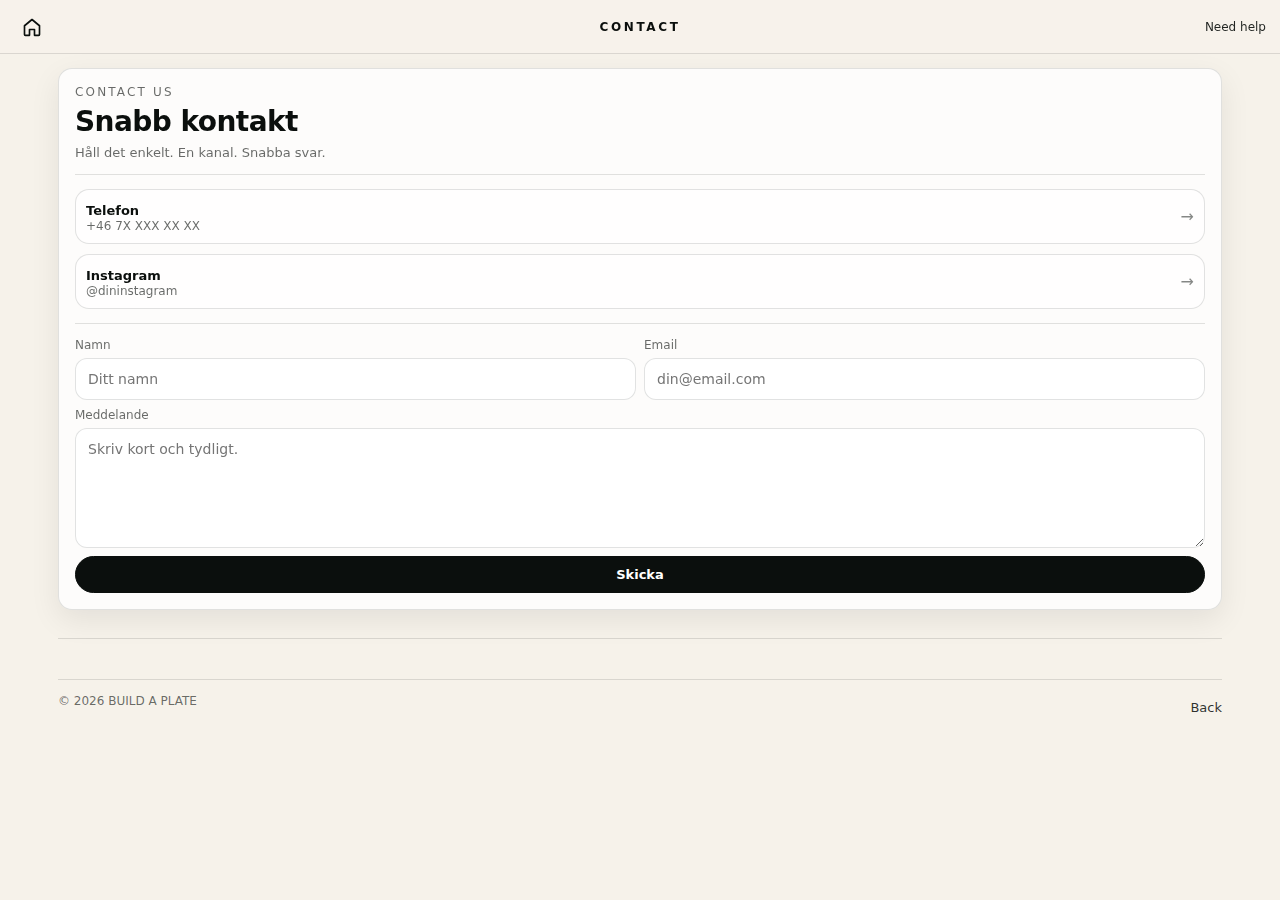
<file: contact.html>
<!doctype html>
<html lang="sv">
<head>
  <meta charset="utf-8" />
  <meta name="viewport" content="width=device-width,initial-scale=1" />
  <title>Contact us • BUILD A PLATE</title>
  <link rel="stylesheet" href="assets/app.css" />
</head>

<body data-page="contact">
  <header class="bar scrolled" id="bar" style="position:sticky;top:0">
    <div class="barSide">
      <a class="iconBtn" href="index.html" aria-label="Home">
        <svg width="20" height="20" viewBox="0 0 24 24" fill="none">
          <path d="M3 10.5 12 3l9 7.5V21a1 1 0 0 1-1 1h-5v-7H9v7H4a1 1 0 0 1-1-1v-10.5Z" stroke="currentColor" stroke-width="2" stroke-linejoin="round"/>
        </svg>
      </a>
    </div>
    <div class="barMid"><div class="logo">CONTACT</div></div>
    <div class="barSide" style="justify-content:flex-end">
      <a class="contactLink" href="help.html">Need help</a>
    </div>
  </header>

  <div class="wrap" style="padding-top:14px">
    <div class="panel">
      <div class="pad">
        <p class="kick">Contact us</p>
        <h1 class="h1">Snabb kontakt</h1>
        <p class="desc">Håll det enkelt. En kanal. Snabba svar.</p>

        <div class="divider"></div>

        <div class="list">
          <div class="row">
            <div style="flex:1">
              <b style="font-size:13px">Telefon</b>
              <div class="small">+46 7X XXX XX XX</div>
            </div>
            <div class="arrow">→</div>
          </div>

          <a class="row" href="#" target="_blank" rel="noopener">
            <div style="flex:1">
              <b style="font-size:13px">Instagram</b>
              <div class="small">@dininstagram</div>
            </div>
            <div class="arrow">→</div>
          </a>
        </div>

        <div class="divider"></div>

        <form id="contactForm" class="formGrid">
          <div class="field">
            <label>Namn</label>
            <input class="input" required placeholder="Ditt namn">
          </div>
          <div class="field">
            <label>Email</label>
            <input class="input" type="email" required placeholder="din@email.com">
          </div>
          <div class="field full">
            <label>Meddelande</label>
            <textarea class="textarea" required placeholder="Skriv kort och tydligt."></textarea>
          </div>
          <div class="field full">
            <button class="btn2 primary" type="submit">Skicka</button>
          </div>
        </form>
      </div>
    </div>

    <footer class="footer" style="padding-left:0;padding-right:0">
      <div class="copyLine" style="max-width:none">
        <div>© <span id="y"></span> BUILD A PLATE</div>
        <div><a class="fLink" href="index.html">Back</a></div>
      </div>
    </footer>
  </div>

  <script src="assets/app.js"></script>
</body>
</html>
</file>
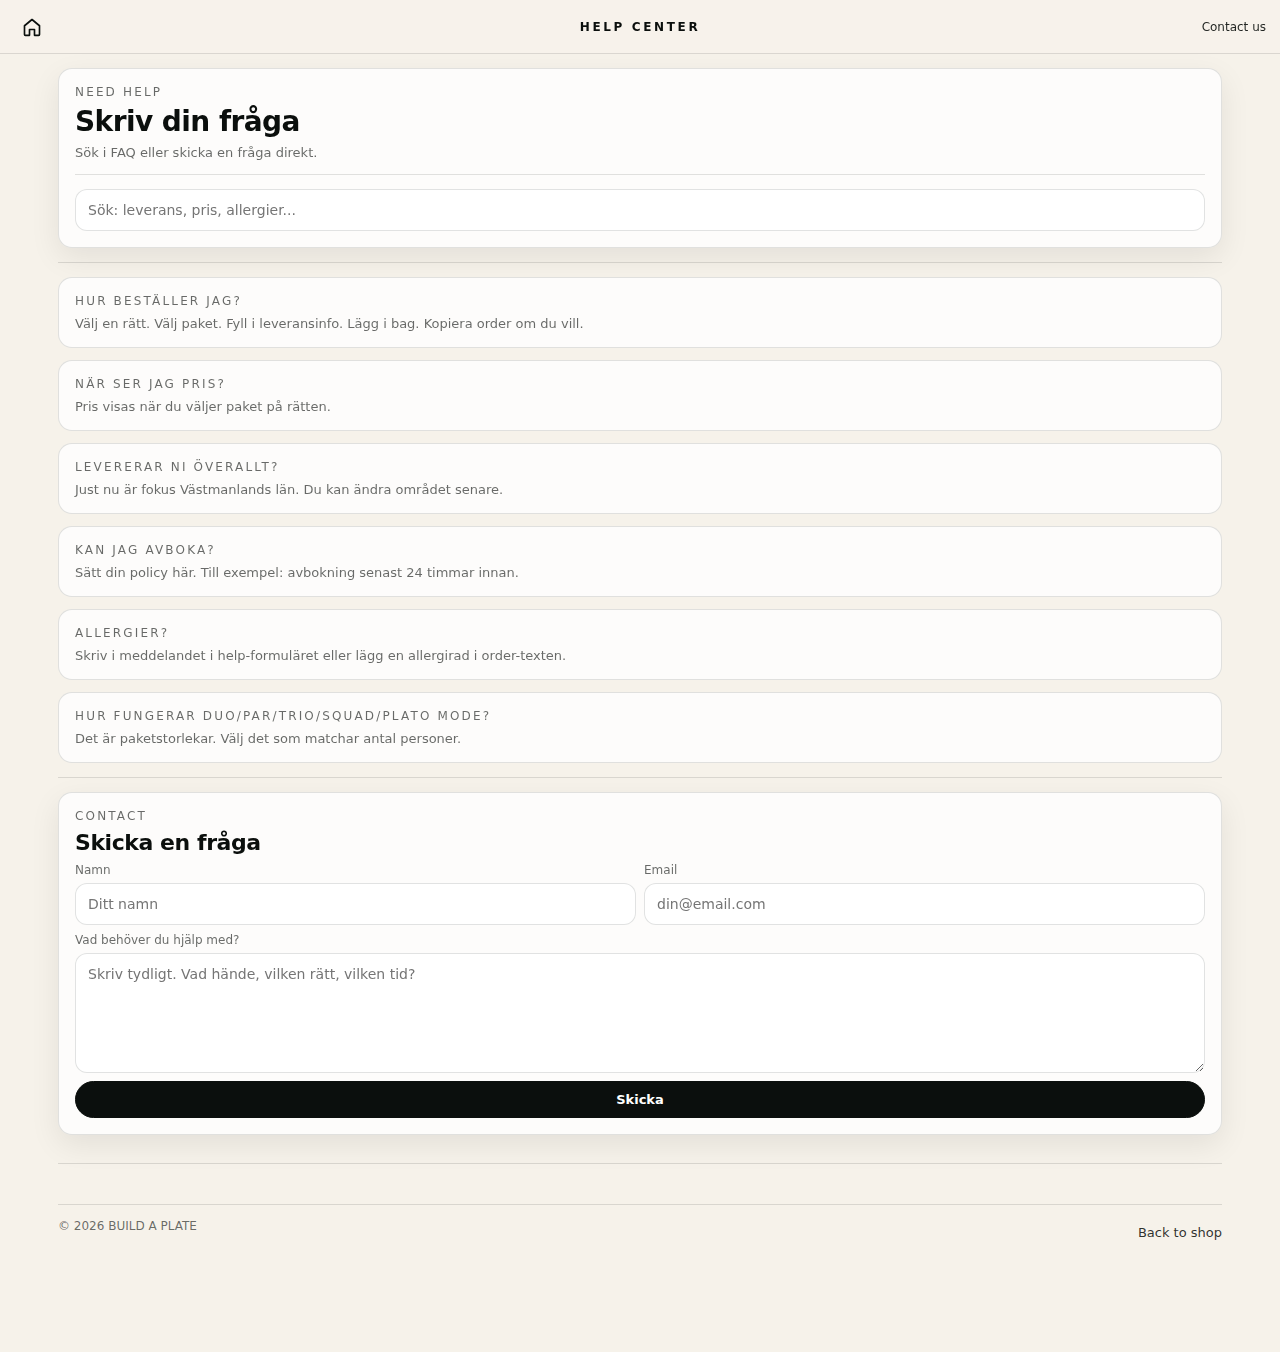
<file: help.html>
<!doctype html>
<html lang="sv">
<head>
  <meta charset="utf-8" />
  <meta name="viewport" content="width=device-width,initial-scale=1" />
  <title>Help center • BUILD A PLATE</title>
  <link rel="stylesheet" href="assets/app.css" />
</head>

<body data-page="help">
  <header class="bar scrolled" id="bar" style="position:sticky;top:0">
    <div class="barSide">
      <a class="iconBtn" href="index.html" aria-label="Home">
        <svg width="20" height="20" viewBox="0 0 24 24" fill="none">
          <path d="M3 10.5 12 3l9 7.5V21a1 1 0 0 1-1 1h-5v-7H9v7H4a1 1 0 0 1-1-1v-10.5Z" stroke="currentColor" stroke-width="2" stroke-linejoin="round"/>
        </svg>
      </a>
    </div>
    <div class="barMid"><div class="logo">HELP CENTER</div></div>
    <div class="barSide" style="justify-content:flex-end">
      <a class="contactLink" href="contact.html">Contact us</a>
    </div>
  </header>

  <div class="wrap" style="padding-top:14px">
    <div class="panel">
      <div class="pad">
        <p class="kick">Need help</p>
        <h1 class="h1">Skriv din fråga</h1>
        <p class="desc">Sök i FAQ eller skicka en fråga direkt.</p>

        <div class="divider"></div>

        <input class="input" id="helpQ" type="search" placeholder="Sök: leverans, pris, allergier..." />
      </div>
    </div>

    <div class="divider" id="faq"></div>

    <div class="list" id="faqList" style="gap:12px"></div>

    <div class="divider"></div>

    <div class="panel">
      <div class="pad">
        <p class="kick">Contact</p>
        <h2 class="h1" style="font-size:22px">Skicka en fråga</h2>

        <form id="helpForm" class="formGrid">
          <div class="field">
            <label>Namn</label>
            <input class="input" required placeholder="Ditt namn">
          </div>
          <div class="field">
            <label>Email</label>
            <input class="input" type="email" required placeholder="din@email.com">
          </div>

          <div class="field full">
            <label>Vad behöver du hjälp med?</label>
            <textarea class="textarea" required placeholder="Skriv tydligt. Vad hände, vilken rätt, vilken tid?"></textarea>
          </div>

          <div class="field full">
            <button class="btn2 primary" type="submit">Skicka</button>
          </div>
        </form>
      </div>
    </div>

    <footer class="footer" style="padding-left:0;padding-right:0">
      <div class="copyLine" style="max-width:none">
        <div>© <span id="y"></span> BUILD A PLATE</div>
        <div><a class="fLink" href="index.html">Back to shop</a></div>
      </div>
    </footer>
  </div>

  <script src="assets/app.js"></script>
</body>
</html>
</file>
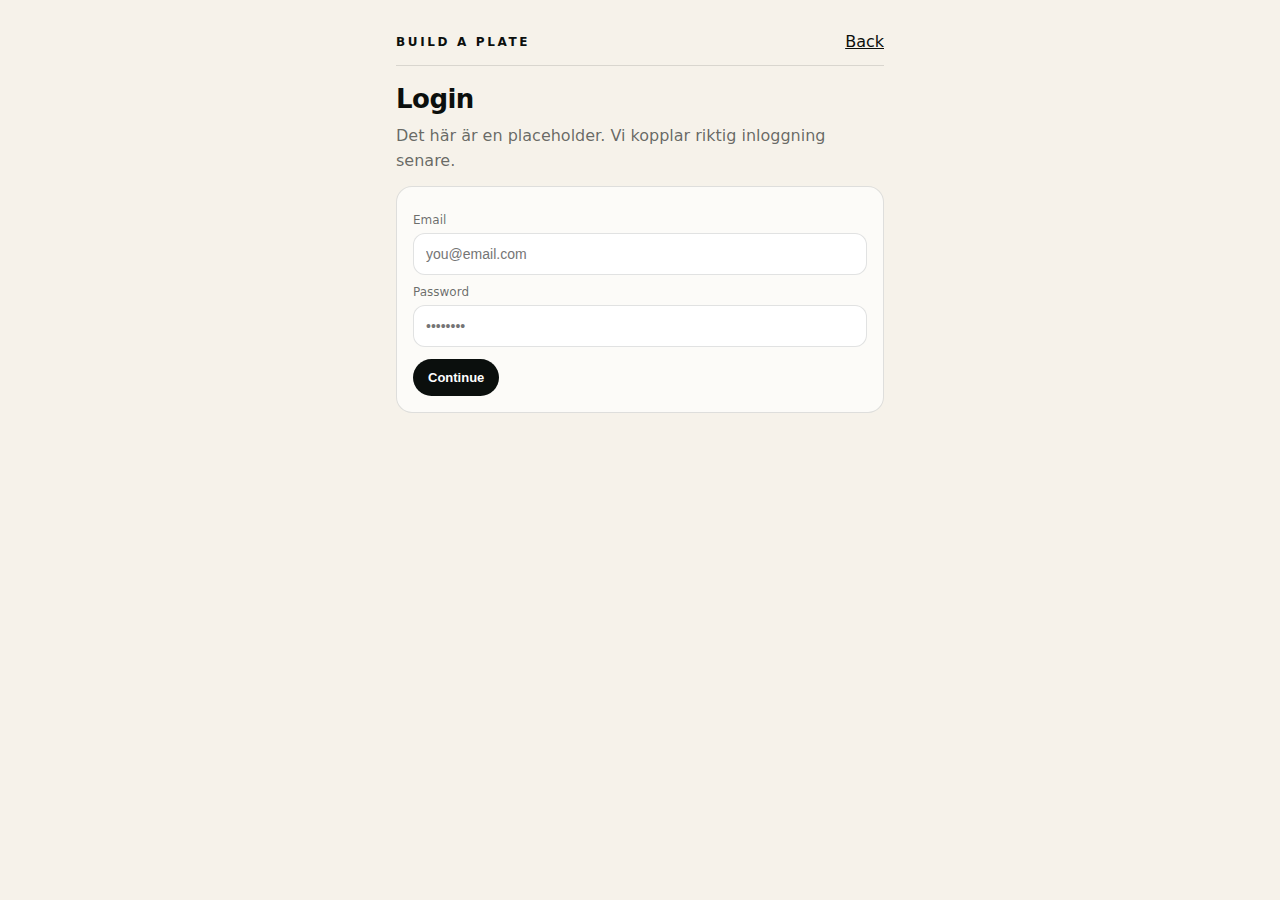
<file: login.html>
<!doctype html>
<html lang="sv">
<head>
  <meta charset="utf-8" />
  <meta name="viewport" content="width=device-width,initial-scale=1" />
  <title>Login • BUILD A PLATE</title>
  <style>
    :root{--bg:#F6F2EA;--ink:#0B0F0D;--muted:rgba(11,15,13,.62);--line:rgba(11,15,13,.12)}
    *{box-sizing:border-box}
    body{margin:0;font-family:ui-sans-serif,system-ui,-apple-system,Segoe UI,Roboto,Arial;background:var(--bg);color:var(--ink)}
    .wrap{max-width:520px;margin:0 auto;padding:18px 16px 50px}
    a{color:inherit}
    .top{display:flex;justify-content:space-between;align-items:center;padding:14px 0;border-bottom:1px solid var(--line);margin-bottom:18px}
    .logo{letter-spacing:.22em;font-weight:700;font-size:12px;text-transform:uppercase}
    h1{margin:0 0 10px;font-size:26px;letter-spacing:-.02em}
    p{margin:0 0 12px;color:var(--muted);line-height:1.55}
    .card{border:1px solid var(--line);border-radius:16px;background:rgba(255,255,255,.65);padding:16px}
    label{display:block;font-size:12px;color:var(--muted);margin:10px 0 6px}
    input{width:100%;padding:12px 12px;border-radius:12px;border:1px solid var(--line);background:#fff;font-size:14px;outline:none}
    .btn{margin-top:12px;border-radius:999px;padding:10px 14px;font-weight:650;font-size:13px;border:1px solid var(--line);background:var(--ink);color:#fff;cursor:pointer}
  </style>
</head>
<body>
  <div class="wrap">
    <div class="top">
      <div class="logo">BUILD A PLATE</div>
      <a href="index.html">Back</a>
    </div>

    <h1>Login</h1>
    <p>Det här är en placeholder. Vi kopplar riktig inloggning senare.</p>

    <div class="card">
      <label>Email</label>
      <input type="email" placeholder="you@email.com" />
      <label>Password</label>
      <input type="password" placeholder="••••••••" />
      <button class="btn" type="button" onclick="alert('Kommer snart.')">Continue</button>
    </div>
  </div>
</body>
</html>
</file>
<file: assets/app.css>
:root{
  --bg:#F6F2EA;
  --paper:rgba(246,242,234,.92);
  --ink:#0B0F0D;
  --muted:rgba(11,15,13,.62);
  --line:rgba(11,15,13,.12);

  --accent:#0F2A22;

  /* Premium studio bakgrund */
  --studioWall:#0F2A22;
  --studioFloor:#C9B28D;
  --studioFloor2:#B89E77;

  /* OBS: GitHub Pages-safe */
  --studioImg:url("./assets/plate-bg.png");

  --pad:14px;
  --gap:2px;
  --barH:54px;

  --radius:14px;
  --shadow: 0 10px 30px rgba(11,15,13,.08);
}

*{box-sizing:border-box}
html,body{height:100%}
body{
  margin:0;
  font-family: ui-sans-serif, system-ui, -apple-system, Segoe UI, Roboto, Arial, "Noto Sans", "Liberation Sans", sans-serif;
  background:var(--bg);
  color:var(--ink);
  -webkit-font-smoothing: antialiased;
  -moz-osx-font-smoothing: grayscale;
}
a{color:inherit;text-decoration:none}
button,input,select,textarea{font-family:inherit}
img{max-width:100%;display:block}

/* HEADER */
.bar{
  position:fixed;
  top:0; left:0; right:0;
  height:var(--barH);
  z-index:60;
  display:flex;
  align-items:center;
  justify-content:space-between;
  padding:0 var(--pad);

  background:transparent;
  color:#fff;
  border-bottom:0;
  backdrop-filter:none;

  transition: background .2s ease, color .2s ease, border-color .2s ease, backdrop-filter .2s ease;
}
.bar.scrolled,
.bar:hover{
  background:var(--paper);
  color:var(--ink);
  border-bottom:1px solid var(--line);
  backdrop-filter: blur(10px);
}
.barSide{display:flex;align-items:center;gap:10px;min-width:180px}
.barMid{flex:1;display:flex;justify-content:center}
.logo{
  letter-spacing:.22em;
  font-weight:700;
  font-size:12px;
  text-transform:uppercase;
  user-select:none;
  white-space:nowrap;
}
.contactLink{
  font-size:12px;
  opacity:.9;
  white-space:nowrap;
}
.contactLink:hover{text-decoration:underline}

.iconBtn{
  width:36px;height:36px;
  border:0;
  background:transparent;
  color:inherit;
  cursor:pointer;
  border-radius:999px;
  display:inline-flex;
  align-items:center;
  justify-content:center;
}
.iconBtn:hover{background:rgba(11,15,13,.06)}
.bar:not(.scrolled) .iconBtn:hover{background:rgba(255,255,255,.12)}

.iconWrap{position:relative;display:inline-flex}
.badge{
  position:absolute;
  transform: translate(10px,-10px);
  background:var(--accent);
  color:#fff;
  font-size:11px;
  padding:2px 6px;
  border-radius:999px;
  border:2px solid var(--paper);
  display:none;
}

/* HERO */
.hero{
  position:relative;
  height:100vh;
  min-height:680px;
  background:#000;
  overflow:hidden;
}
.hero video,
.hero img{
  width:100%;
  height:100%;
  object-fit:cover;
}
.hero img{display:none}
.hero::after{
  content:"";
  position:absolute;inset:0;
  background:linear-gradient(to bottom, rgba(0,0,0,.22), rgba(0,0,0,.10) 45%, rgba(0,0,0,.42));
  pointer-events:none;
}
.heroText{
  position:absolute;
  left:0; right:0;
  bottom:30px;
  padding:0 var(--pad);
  z-index:2;
  color:#fff;
}
.kicker{
  margin:0 0 8px;
  font-size:11px;
  letter-spacing:.22em;
  text-transform:uppercase;
  opacity:.92;
}
.headline{
  margin:0 0 10px;
  font-size:44px;
  letter-spacing:-.02em;
  line-height:1.06;
  max-width:920px;
}
.sub{
  margin:0 0 14px;
  font-size:13px;
  color:rgba(255,255,255,.86);
  max-width:760px;
}
.actions{display:flex;gap:10px;flex-wrap:wrap}
.btn{
  border-radius:999px;
  padding:10px 14px;
  font-weight:650;
  font-size:13px;
  border:1px solid rgba(255,255,255,.30);
  background:transparent;
  color:#fff;
  cursor:pointer;
}
.btn.primary{
  background:#fff;
  color:var(--ink);
  border-color:#fff;
}

/* TOP SECTION */
.sectionTop{
  padding:12px var(--pad) 8px;
  display:flex;
  align-items:flex-end;
  justify-content:space-between;
  gap:10px;
  scroll-margin-top:72px;
}
.title{
  margin:0;
  font-size:12px;
  letter-spacing:.22em;
  text-transform:uppercase;
}
.meta{margin:0;font-size:12px;color:var(--muted)}

/* FILTERS */
.filters{
  padding:0 var(--pad) 10px;
  display:flex;
  gap:8px;
  flex-wrap:wrap;
}
.chip{
  border:1px solid var(--line);
  background:transparent;
  color:var(--ink);
  padding:8px 10px;
  border-radius:999px;
  font-size:13px;
  cursor:pointer;
}
.chip.active{
  background:var(--ink);
  color:#fff;
  border-color:var(--ink);
}

/* FULL-BLEED GRID */
.bleed{
  width:100vw;
  margin-left:calc(50% - 50vw);
  margin-right:calc(50% - 50vw);
}
.grid{
  display:grid;
  grid-template-columns:repeat(4,1fr);
  gap:var(--gap);
  background:var(--bg);
}

/* CARD + STUDIO BG */
.item{display:block;background:#fff}
.studio{
  position:relative;
  width:100%;
  aspect-ratio: 3 / 4;
  overflow:hidden;

  background:
    var(--studioImg) center/cover no-repeat,
    linear-gradient(180deg, rgba(15,42,34,.98), rgba(15,42,34,.92));
}
.studio::after{
  content:"";
  position:absolute;
  left:0; right:0; bottom:0;
  height:34%;
  background: linear-gradient(
    180deg,
    rgba(0,0,0,0) 0%,
    rgba(0,0,0,0) 25%,
    rgba(201,178,141,.92) 55%,
    rgba(184,158,119,.96) 100%
  );
  pointer-events:none;
}
.studio img{
  position:relative;
  z-index:2;
  width:100%;
  height:100%;
  object-fit:cover;
  transform:scale(1.01);
  transition:transform .25s ease;
}
.item:hover .studio img{transform:scale(1.05)}
.label{
  padding:10px 12px 12px;
  border-top:1px solid var(--line);
  background:rgba(246,242,234,.55);
}
.cat{
  margin:0 0 6px;
  font-size:11px;
  letter-spacing:.18em;
  text-transform:uppercase;
  color:var(--muted);
}
.name{
  margin:0;
  font-size:13px;
  font-weight:650;
  letter-spacing:.02em;
}

/* LAYOUT WRAP */
.wrap{
  max-width:1200px;
  margin:0 auto;
  padding:0 18px 60px;
}

/* PANELS */
.panel{
  border-radius:var(--radius);
  border:1px solid var(--line);
  background:rgba(255,255,255,.78);
  backdrop-filter: blur(10px);
  box-shadow:var(--shadow);
  overflow:hidden;
}
.pad{padding:16px}
.divider{height:1px;background:var(--line);margin:14px 0}
.stepTitle{
  margin:0 0 10px;
  font-size:12px;
  letter-spacing:.18em;
  text-transform:uppercase;
  color:var(--muted);
}
.desc{margin:0;color:var(--muted);font-size:13px}
.h1{
  margin:0 0 8px;
  font-size:28px;
  letter-spacing:-.02em;
  line-height:1.08;
}
.kick{
  margin:0 0 8px;
  font-size:12px;
  letter-spacing:.18em;
  text-transform:uppercase;
  color:var(--muted);
}

/* FORMS */
.input, .select, .textarea{
  width:100%;
  padding:12px 12px;
  border-radius:12px;
  border:1px solid var(--line);
  background:#fff;
  font-size:14px;
  outline:none;
  color:var(--ink);
}
.textarea{min-height:120px;resize:vertical}
.formGrid{
  display:grid;
  grid-template-columns:1fr 1fr;
  gap:8px;
}
.full{grid-column:1 / -1}
label{font-size:12px;color:var(--muted)}
.field{display:flex;flex-direction:column;gap:6px}

.actions2{display:flex;gap:10px;flex-wrap:wrap;margin-top:12px}
.btn2{
  border-radius:999px;
  padding:10px 14px;
  font-weight:650;
  font-size:13px;
  border:1px solid var(--line);
  background:transparent;
  color:var(--ink);
  cursor:pointer;
}
.btn2.primary{background:var(--ink);border-color:var(--ink);color:#fff}
.btn2.soft{background:rgba(255,255,255,.78)}

/* OVERLAYS */
.overlay{
  position:fixed;
  inset:0;
  background:rgba(11,15,13,.55);
  display:none;
  z-index:80;
}
.overlay.open{display:block}
.sheet{
  position:absolute;
  top:0;
  width:min(560px, 100%);
  height:100%;
  background:rgba(246,242,234,.98);
  padding:16px;
  overflow:auto;
}
.sheet.left{left:0;border-right:1px solid var(--line)}
.sheet.right{right:0;border-left:1px solid var(--line)}
.sheetTop{
  display:flex;
  align-items:center;
  justify-content:space-between;
  gap:10px;
  padding:6px 0 12px;
  border-bottom:1px solid var(--line);
  margin-bottom:12px;
}
.x{
  width:36px;height:36px;
  border-radius:999px;
  border:1px solid var(--line);
  background:transparent;
  cursor:pointer;
  color:var(--ink);
}

.list{display:flex;flex-direction:column;gap:10px}
.row{
  display:flex;
  gap:10px;
  align-items:center;
  padding:10px;
  border-radius:14px;
  border:1px solid var(--line);
  background:rgba(255,255,255,.6);
  cursor:pointer;
}
.thumb{
  width:56px;height:56px;
  border-radius:12px;
  overflow:hidden;
  flex:none;
  background:#ddd;
}
.thumb img{width:100%;height:100%;object-fit:cover}
.small{font-size:12px;color:var(--muted)}
.muted{color:var(--muted);font-size:13px;margin:10px 0 0}
.arrow{color:rgba(11,15,13,.5)}

/* FOOTER (LV-feel) */
.footer{
  margin-top:28px;
  border-top:1px solid var(--line);
  padding:26px var(--pad) 46px;
}
.footerGrid{
  display:grid;
  grid-template-columns: 1.2fr 1fr 1fr 1fr;
  gap:20px;
  max-width:1200px;
  margin:0 auto;
}
.fTitle{
  margin:0 0 10px;
  font-size:12px;
  letter-spacing:.18em;
  text-transform:uppercase;
}
.fLink{
  display:block;
  padding:6px 0;
  font-size:13px;
  color:rgba(11,15,13,.86);
}
.fLink:hover{text-decoration:underline}
.fNote{font-size:12px;color:var(--muted);margin:10px 0 0}
.copyLine{
  max-width:1200px;
  margin:14px auto 0;
  padding:14px 0 0;
  border-top:1px solid var(--line);
  display:flex;
  justify-content:space-between;
  gap:10px;
  flex-wrap:wrap;
  color:var(--muted);
  font-size:12px;
}

/* RESPONSIVE */
@media (max-width:1100px){
  .grid{grid-template-columns:repeat(3,1fr)}
  .footerGrid{grid-template-columns:1fr 1fr}
}
@media (max-width:860px){
  .headline{font-size:34px}
  .grid{grid-template-columns:repeat(2,1fr)}
  .barSide{min-width:auto}
  .contactLink{display:none}
}
@media (max-width:520px){
  .grid{grid-template-columns:1fr}
  .hero{min-height:640px}
  .formGrid{grid-template-columns:1fr}
  .footerGrid{grid-template-columns:1fr}
}
</file>
